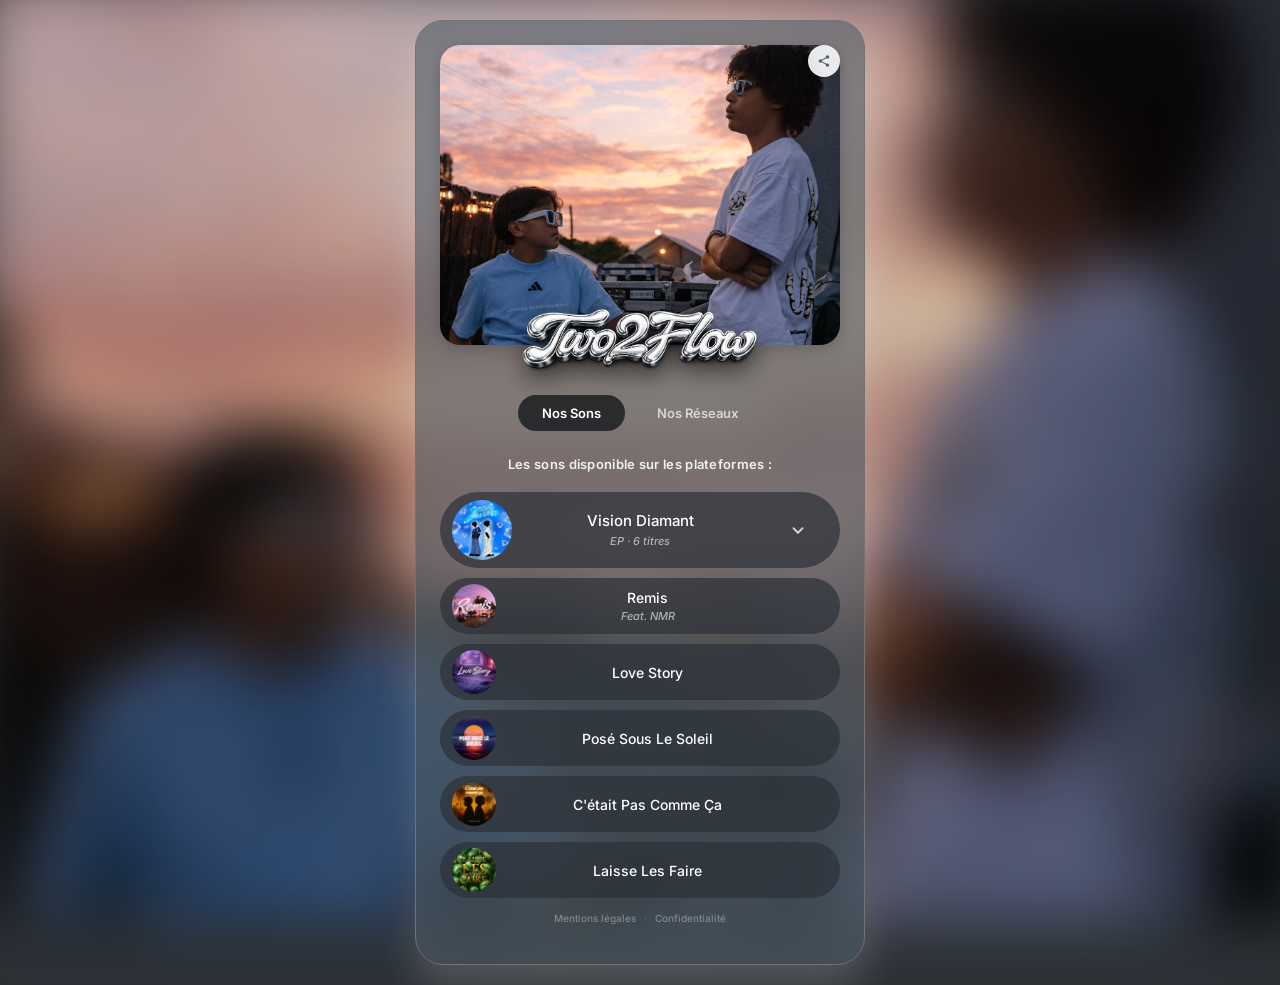
<file: index.html>
<!DOCTYPE html>
<html lang="fr">
<head>
    <meta charset="UTF-8">
    <meta name="viewport" content="width=device-width, initial-scale=1.0">
    <title>Two2Flow - Liens</title>
    <link rel="preconnect" href="https://fonts.googleapis.com">
    <link rel="preconnect" href="https://fonts.gstatic.com" crossorigin>
    <!-- Importation de Inter (Boutons) ET Montserrat (Titres) -->
    <link href="https://fonts.googleapis.com/css2?family=Inter:wght@400;500;600&family=Montserrat:wght@600;700&display=swap" rel="stylesheet">
    <link rel="stylesheet" href="style.css?v=8">
</head>
<body>

    <div class="container">
        
        <button class="share-btn">
            <svg viewBox="0 0 24 24"><path d="M18 16.08c-.76 0-1.44.3-1.96.77L8.91 12.7c.05-.23.09-.46.09-.7s-.04-.47-.09-.7l7.05-4.11c.54.5 1.25.81 2.04.81 1.66 0 3-1.34 3-3s-1.34-3-3-3-3 1.34-3 3c0 .24.04.47.09.7L8.04 9.81C7.5 9.31 6.79 9 6 9c-1.66 0-3 1.34-3 3s1.34 3 3 3c.79 0 1.5-.31 2.04-.81l7.12 4.16c-.05.21-.08.43-.08.65 0 1.61 1.31 2.92 2.92 2.92 1.61 0 2.92-1.31 2.92-2.92s-1.31-2.92-2.92-2.92z"/></svg>
        </button>

        <div class="profile-section">
            <img src="profile_two2flow.png" alt="Photo de fond" class="profile-bg-img">
            <img src="logo_two2flow.png" alt="Two2Flow" class="profile-logo">
        </div>

        <div class="tabs">
            <a href="/" class="tab active" style="text-decoration: none; display: inline-block; line-height: normal;">Nos Sons</a>
            <a href="/nosreseaux/" class="tab" style="text-decoration: none; display: inline-block; line-height: normal;">Nos Réseaux</a>
        </div>

        <h2 class="subtitle">Les sons disponible sur les plateformes :</h2>

        <div class="links-list">
            <!-- EP Vision Diamant (menu déroulant) -->
            <!-- TODO: liens DistroKid des titres de l'EP -->
            <div class="ep">
                <button type="button" class="link-item ep-summary" aria-expanded="false" aria-controls="ep-vision-diamant">
                    <img src="miniature-vision-diamant.jpg" alt="Vision Diamant" class="ep-cover">
                    <span class="link-text">Vision Diamant <br><span class="petit-texte"><i>EP · 6 titres</i></span></span>
                    <span class="ep-chevron" aria-hidden="true">
                        <svg viewBox="0 0 24 24"><path d="M7 10l5 5 5-5"/></svg>
                    </span>
                </button>

                <div class="ep-panel" id="ep-vision-diamant">
                <div class="ep-tracks">
                    <a href="#" class="link-item ep-track">
                        <img src="miniature-vision-diamant.jpg" alt="" class="music-img">
                        <span class="link-text"><span class="track-num">1</span>Flashback</span>
                    </a>
                    <a href="#" class="link-item ep-track">
                        <img src="miniature-vision-diamant.jpg" alt="" class="music-img">
                        <span class="link-text"><span class="track-num">2</span>Fall In Luv</span>
                    </a>
                    <a href="#" class="link-item ep-track">
                        <img src="miniature-vision-diamant.jpg" alt="" class="music-img">
                        <span class="link-text"><span class="track-num">3</span>Babe En Or</span>
                    </a>
                    <a href="#" class="link-item ep-track">
                        <img src="miniature-vision-diamant.jpg" alt="" class="music-img">
                        <span class="link-text"><span class="track-num">4</span>Remis <span class="petit-texte"><i>Feat. NMR</i></span></span>
                    </a>
                    <a href="#" class="link-item ep-track">
                        <img src="miniature-vision-diamant.jpg" alt="" class="music-img">
                        <span class="link-text"><span class="track-num">5</span>Number One</span>
                    </a>
                    <a href="#" class="link-item ep-track">
                        <img src="miniature-vision-diamant.jpg" alt="" class="music-img">
                        <span class="link-text"><span class="track-num">6</span>Vision Diamant</span>
                    </a>
                </div>
                </div>
            </div>

            <a href="https://distrokid.com/hyperfollow/two2flow/remis-feat-nmr" class="link-item">
                <img src="miniature-remis-feat-nmr.png" alt="Remis" class="music-img">
                <span class="link-text">Remis <br><span class="petit-texte"><i>Feat. NMR</i></span></span>
            </a>

            <a href="https://distrokid.com/hyperfollow/two2flow/love-story" class="link-item">
                <img src="miniature-love-story.png" alt="Love Story" class="music-img">
                <span class="link-text">Love Story</span>
            </a>

            <a href="https://distrokid.com/hyperfollow/two2flow/pos-sous-le-soleil" class="link-item">
                <img src="miniature-pose-sous-le-soleil.png" alt="Posé Sous Le Soleil" class="music-img">
                <span class="link-text">Posé Sous Le Soleil</span>
            </a>

            <a href="https://distrokid.com/hyperfollow/two2flow/ctait-pas-comme-a-2" class="link-item">
                <img src="miniature-c-etait-pas-comme-ca.png" alt="C'était Pas Comme Ça" class="music-img">
                <span class="link-text">C'était Pas Comme Ça</span>
            </a>

            <a href="https://distrokid.com/hyperfollow/two2flow/laisse-les-faire" class="link-item">
                <img src="miniature-laisse-les-faire.png" alt="Laisse Les Faire" class="music-img">
                <span class="link-text">Laisse Les Faire</span>
            </a>

        </div>

        <div class="legal-footer">
            <a href="/mentions-legales/">Mentions légales</a>
            <span class="dot">&middot;</span>
            <a href="/politique-confidentialite/">Confidentialité</a>
        </div>

    </div>
</div> <script>
        // Menu déroulant de l'EP : ouvre / ferme le panneau (l'animation est en CSS)
        document.querySelectorAll('.ep').forEach((ep) => {
            const bouton = ep.querySelector('.ep-summary');
            bouton.addEventListener('click', () => {
                const ouvert = ep.classList.toggle('open');
                bouton.setAttribute('aria-expanded', ouvert);
            });
        });

        // On cible le bouton de partage
        const shareBtn = document.querySelector('.share-btn');

        // On écoute le clic sur le bouton
        shareBtn.addEventListener('click', async () => {
            // Les infos qu'on va partager
            const shareData = {
                title: 'Two2Flow',
                text: 'Découvrez tous nos sons et réseaux !',
                url: window.location.href // Récupère l'URL automatique de ta page
            };

            // On vérifie si le navigateur supporte le partage natif (surtout sur mobile)
            if (navigator.share) {
                try {
                    await navigator.share(shareData);
                } catch (err) {
                    console.log('Partage annulé ou erreur :', err);
                }
            } else {
                // Si non supporté, on copie le lien en plan B
                navigator.clipboard.writeText(window.location.href);
                alert('Le lien du site a été copié dans le presse-papier !');
            }
        });
    </script>

</body>
</html>
</body>
</html>
</file>
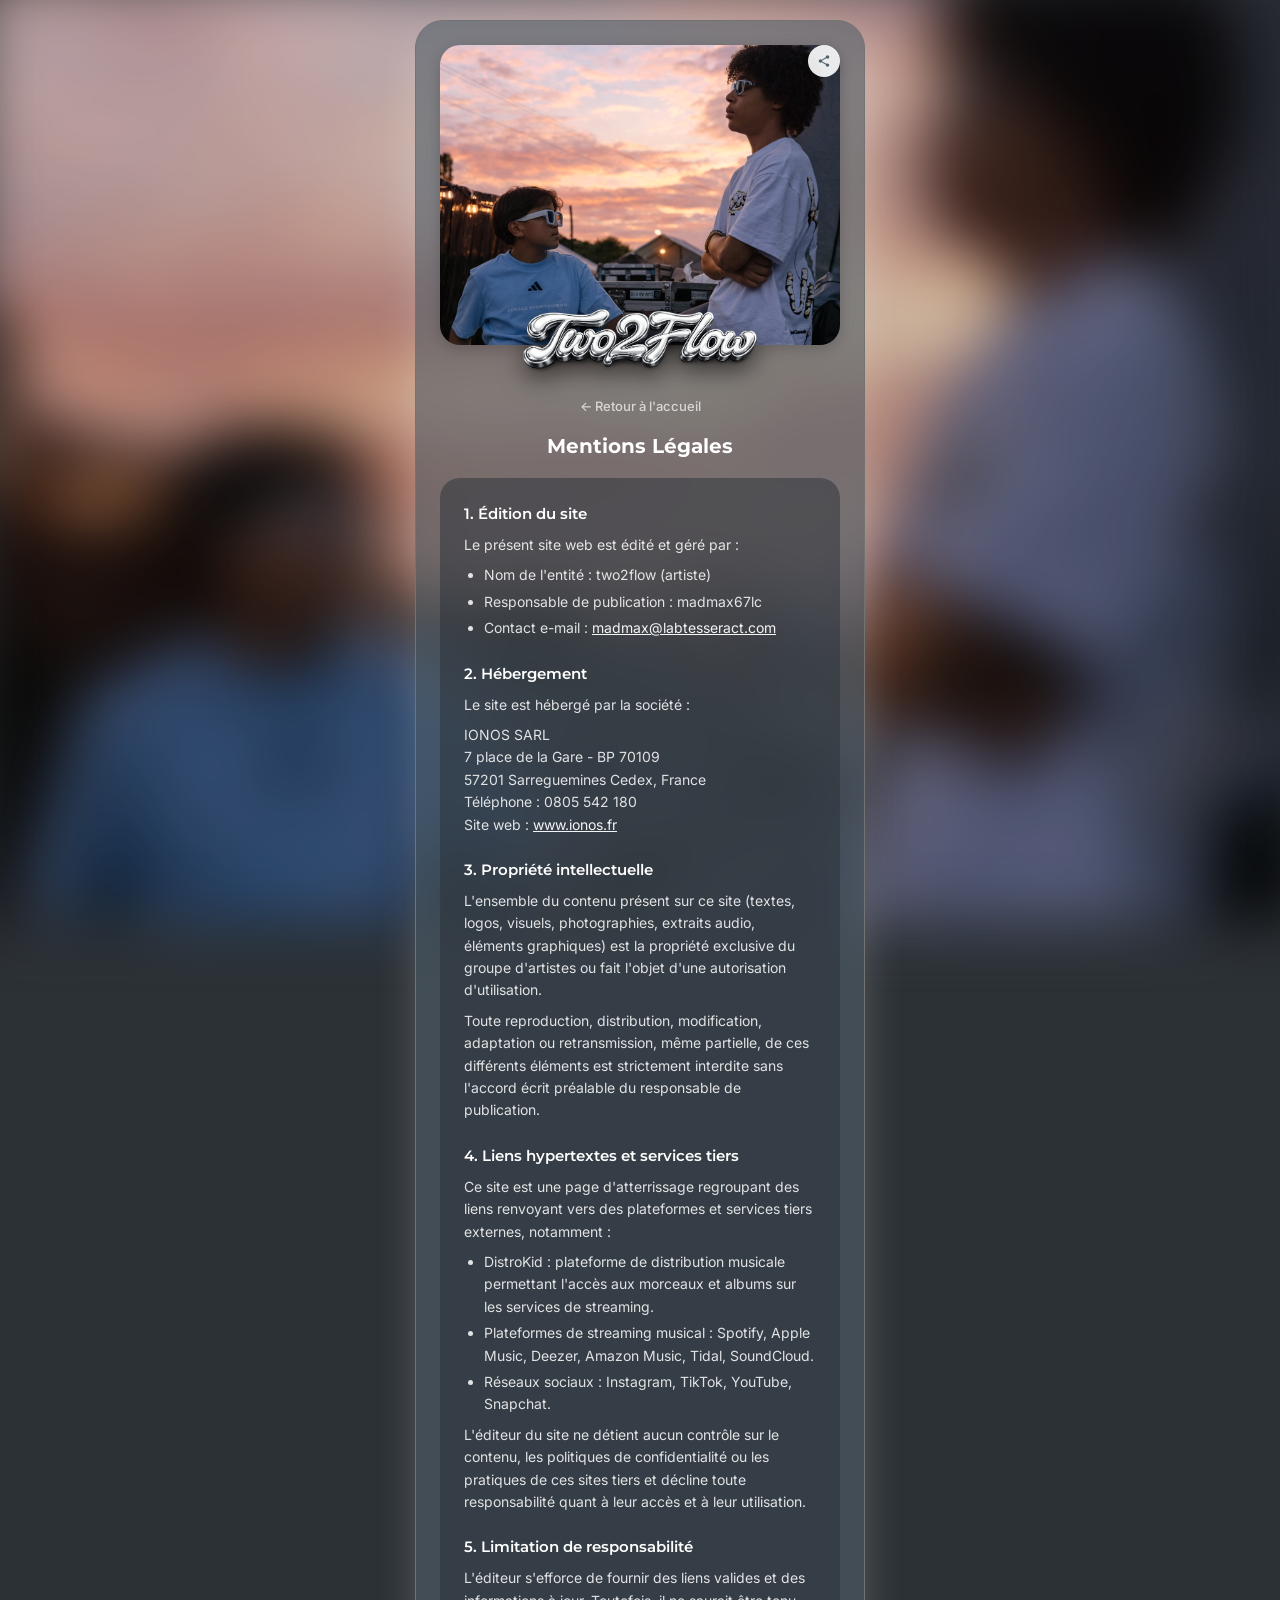
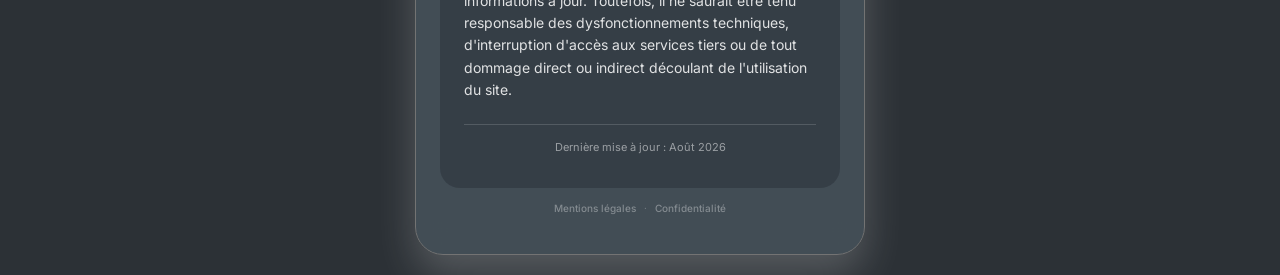
<file: mentions-legales/index.html>
<!DOCTYPE html>
<html lang="fr">
<head>
    <meta charset="UTF-8">
    <meta name="viewport" content="width=device-width, initial-scale=1.0">
    <title>Two2Flow - Mentions Légales</title>
    <link rel="icon" type="image/png" href="profile_two2flow.png">
    <link rel="preconnect" href="https://fonts.googleapis.com">
    <link rel="preconnect" href="https://fonts.gstatic.com" crossorigin>
    <link href="https://fonts.googleapis.com/css2?family=Inter:wght@400;500;600&family=Montserrat:wght@600;700&display=swap" rel="stylesheet">
    <link rel="stylesheet" href="style.css?v=6">
</head>
<body>

    <div class="container">

        <button class="share-btn">
            <svg viewBox="0 0 24 24"><path d="M18 16.08c-.76 0-1.44.3-1.96.77L8.91 12.7c.05-.23.09-.46.09-.7s-.04-.47-.09-.7l7.05-4.11c.54.5 1.25.81 2.04.81 1.66 0 3-1.34 3-3s-1.34-3-3-3-3 1.34-3 3c0 .24.04.47.09.7L8.04 9.81C7.5 9.31 6.79 9 6 9c-1.66 0-3 1.34-3 3s1.34 3 3 3c.79 0 1.5-.31 2.04-.81l7.12 4.16c-.05.21-.08.43-.08.65 0 1.61 1.31 2.92 2.92 2.92 1.61 0 2.92-1.31 2.92-2.92s-1.31-2.92-2.92-2.92z"/></svg>
        </button>

        <div class="profile-section">
            <img src="profile_two2flow.png" alt="Photo de fond" class="profile-bg-img">
            <img src="logo_two2flow.png" alt="Two2Flow" class="profile-logo">
        </div>

        <a href="/" class="back-link">&larr; Retour à l'accueil</a>

        <h1 class="page-title">Mentions Légales</h1>

        <div class="legal-content">

            <section>
                <h3>1. Édition du site</h3>
                <p>Le présent site web est édité et géré par :</p>
                <ul>
                    <li>Nom de l'entité : two2flow (artiste)</li>
                    <li>Responsable de publication : madmax67lc</li>
                    <li>Contact e-mail : <a href="mailto:madmax@labtesseract.com">madmax@labtesseract.com</a></li>
                </ul>
            </section>

            <section>
                <h3>2. Hébergement</h3>
                <p>Le site est hébergé par la société :</p>
                <p>
                    IONOS SARL<br>
                    7 place de la Gare - BP 70109<br>
                    57201 Sarreguemines Cedex, France<br>
                    Téléphone : 0805 542 180<br>
                    Site web : <a href="https://www.ionos.fr" target="_blank" rel="noopener">www.ionos.fr</a>
                </p>
            </section>

            <section>
                <h3>3. Propriété intellectuelle</h3>
                <p>L'ensemble du contenu présent sur ce site (textes, logos, visuels, photographies, extraits audio, éléments graphiques) est la propriété exclusive du groupe d'artistes ou fait l'objet d'une autorisation d'utilisation.</p>
                <p>Toute reproduction, distribution, modification, adaptation ou retransmission, même partielle, de ces différents éléments est strictement interdite sans l'accord écrit préalable du responsable de publication.</p>
            </section>

            <section>
                <h3>4. Liens hypertextes et services tiers</h3>
                <p>Ce site est une page d'atterrissage regroupant des liens renvoyant vers des plateformes et services tiers externes, notamment :</p>
                <ul>
                    <li>DistroKid : plateforme de distribution musicale permettant l'accès aux morceaux et albums sur les services de streaming.</li>
                    <li>Plateformes de streaming musical : Spotify, Apple Music, Deezer, Amazon Music, Tidal, SoundCloud.</li>
                    <li>Réseaux sociaux : Instagram, TikTok, YouTube, Snapchat.</li>
                </ul>
                <p>L'éditeur du site ne détient aucun contrôle sur le contenu, les politiques de confidentialité ou les pratiques de ces sites tiers et décline toute responsabilité quant à leur accès et à leur utilisation.</p>
            </section>

            <section>
                <h3>5. Limitation de responsabilité</h3>
                <p>L'éditeur s'efforce de fournir des liens valides et des informations à jour. Toutefois, il ne saurait être tenu responsable des dysfonctionnements techniques, d'interruption d'accès aux services tiers ou de tout dommage direct ou indirect découlant de l'utilisation du site.</p>
            </section>

            <p class="updated">Dernière mise à jour : Août 2026</p>

        </div>

        <div class="legal-footer">
            <a href="/mentions-legales/">Mentions légales</a>
            <span class="dot">&middot;</span>
            <a href="/politique-confidentialite/">Confidentialité</a>
        </div>

    </div>

    <script>
        const shareBtn = document.querySelector('.share-btn');

        shareBtn.addEventListener('click', async () => {
            const shareData = {
                title: 'Two2Flow',
                text: 'Mentions légales de Two2Flow',
                url: window.location.href
            };

            if (navigator.share) {
                try {
                    await navigator.share(shareData);
                } catch (err) {
                    console.log('Partage annulé ou erreur :', err);
                }
            } else {
                navigator.clipboard.writeText(window.location.href);
                alert('Le lien du site a été copié dans le presse-papier !');
            }
        });
    </script>

</body>
</html>
</file>
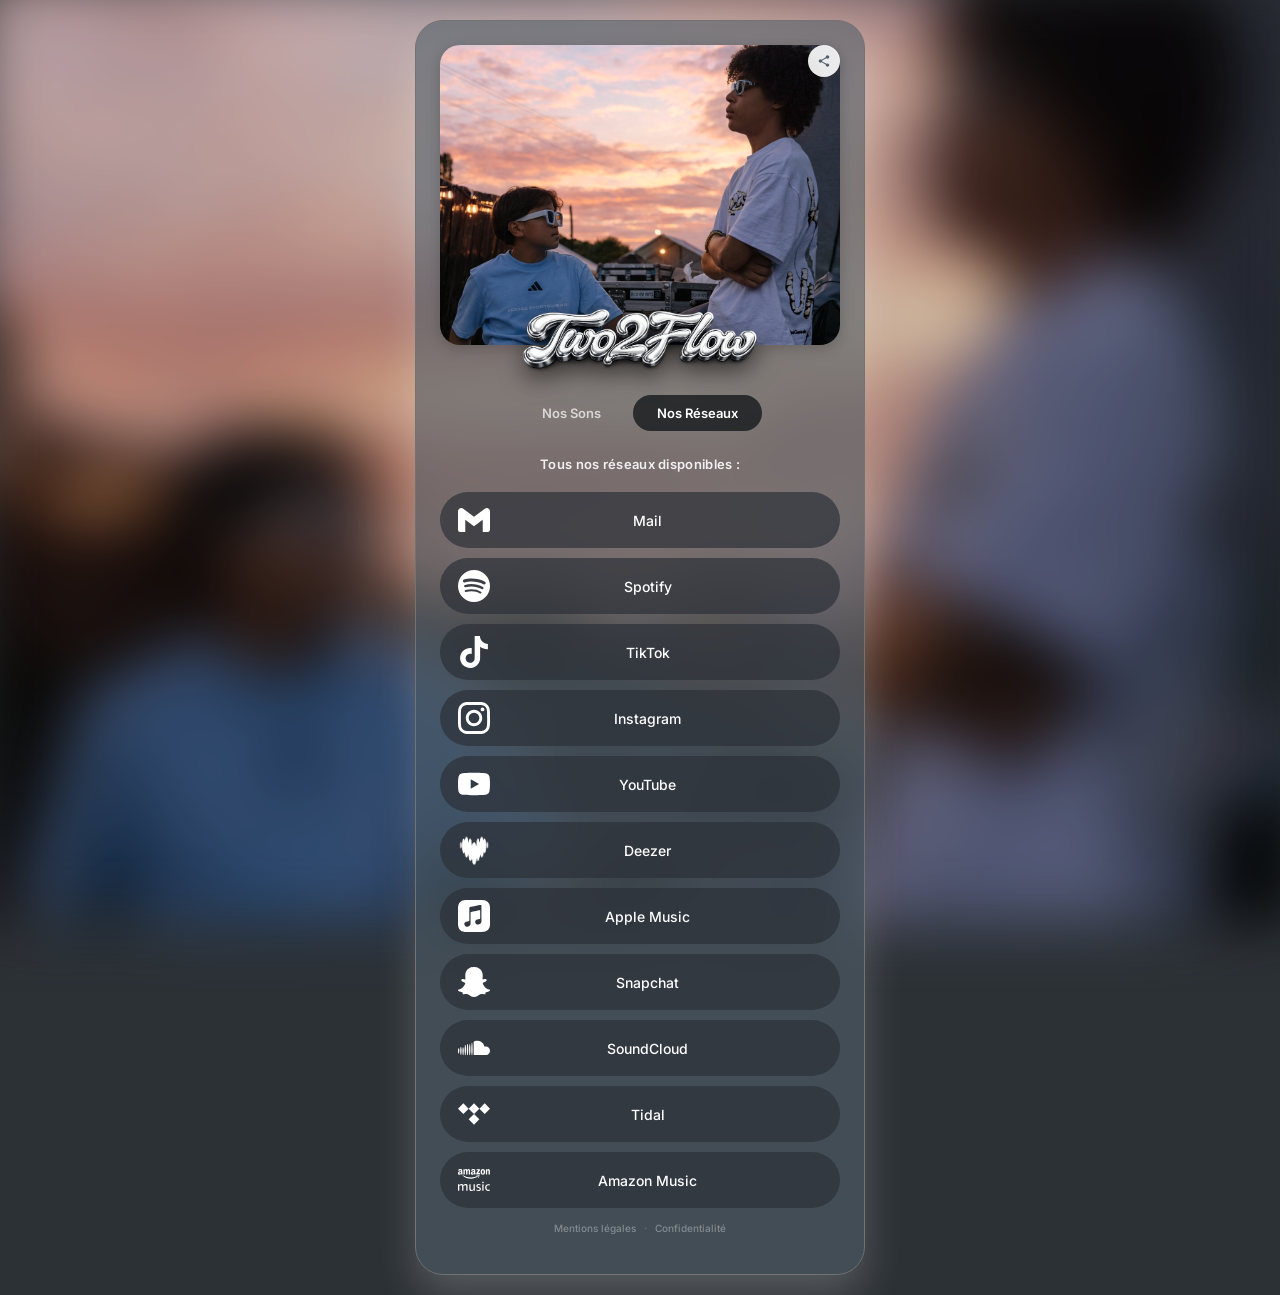
<file: nosreseaux/index.html>
<!DOCTYPE html>
<html lang="fr">
<head>
    <meta charset="UTF-8">
    <meta name="viewport" content="width=device-width, initial-scale=1.0">
    <title>Two2Flow - Nos Réseaux</title>
    <link rel="icon" type="image/png" href="profile_two2flow.png">
    <link rel="preconnect" href="https://fonts.googleapis.com">
    <link rel="preconnect" href="https://fonts.gstatic.com" crossorigin>
    <link href="https://fonts.googleapis.com/css2?family=Inter:wght@400;500;600;700&display=swap" rel="stylesheet">
    <link rel="stylesheet" href="style.css?v=6">
</head>
<body>

    <div class="container">
        
        <button class="share-btn">
            <svg viewBox="0 0 24 24"><path d="M18 16.08c-.76 0-1.44.3-1.96.77L8.91 12.7c.05-.23.09-.46.09-.7s-.04-.47-.09-.7l7.05-4.11c.54.5 1.25.81 2.04.81 1.66 0 3-1.34 3-3s-1.34-3-3-3-3 1.34-3 3c0 .24.04.47.09.7L8.04 9.81C7.5 9.31 6.79 9 6 9c-1.66 0-3 1.34-3 3s1.34 3 3 3c.79 0 1.5-.31 2.04-.81l7.12 4.16c-.05.21-.08.43-.08.65 0 1.61 1.31 2.92 2.92 2.92 1.61 0 2.92-1.31 2.92-2.92s-1.31-2.92-2.92-2.92z"/></svg>
        </button>

        <div class="profile-section">
            <img src="profile_two2flow.png" alt="Photo de fond" class="profile-bg-img">
            <img src="logo_two2flow.png" alt="Two2Flow" class="profile-logo">
        </div>

        <div class="tabs">
            <a href="/" class="tab" style="text-decoration: none; display: inline-block; line-height: normal;">Nos Sons</a>
            <a href="/nosreseaux/" class="tab active" style="text-decoration: none; display: inline-block; line-height: normal;">Nos Réseaux</a>
        </div>

        <h2 class="subtitle">Tous nos réseaux disponibles :</h2>

        <div class="links-list">
            <a href="mailto:two2flow.contact@gmail.com" class="link-item">
                <img src="gmail.svg" alt="" class="social-img">
                <span class="link-text">Mail</span>
            </a>

            <a href="https://open.spotify.com/intl-fr/artist/1KoELF46r0lbtlws05PdfT?si=xZ7K8CrxSB6BoHri5swxLQ" class="link-item">
                <img src="spotify.svg" alt="" class="social-img">
                <span class="link-text">Spotify</span>
            </a>

            <a href="https://www.tiktok.com/@two2flow" class="link-item">
                <img src="tiktok.svg" alt="" class="social-img">
                <span class="link-text">TikTok</span>
            </a>

            <a href="https://www.instagram.com/two2flow/" class="link-item">
                <img src="instagram.svg" alt="" class="social-img">
                <span class="link-text">Instagram</span>
            </a>

            <a href="https://www.youtube.com/channel/UCngskKeC9wstImOdrPolRLw" class="link-item">
                <img src="youtube.svg" alt="" class="social-img">
                <span class="link-text">YouTube</span>
            </a>

            <a href="https://dzr.page.link/a189Lf84WXCwNemp6" class="link-item">
                <img src="deezer.webp" alt="" class="social-img">
                <span class="link-text">Deezer</span>
            </a>

            <a href="https://music.apple.com/fr/artist/two2flow/1820020308?at=1000l3bbu&itscg=30200&itsct=music_box_link&ls=1&app=music" class="link-item">
                <img src="applemusic.svg" alt="" class="social-img">
                <span class="link-text">Apple Music</span>
            </a>

            <a href="https://www.snapchat.com/add/two2flow" class="link-item">
                <img src="snapchat.svg" alt="" class="social-img">
                <span class="link-text">Snapchat</span>
            </a>

            <a href="https://on.soundcloud.com/HpaL9BOyKHbkd54RZ2" class="link-item">
                <img src="soundcloud.svg" alt="" class="social-img">
                <span class="link-text">SoundCloud</span>
            </a>

            <a href="https://tidal.com/browse/artist/62017390" class="link-item">
                <img src="tidal.svg" alt="" class="social-img">
                <span class="link-text">Tidal</span>
            </a>

            <a href="https://music.amazon.fr/artists/B0FCVTDG37/two2flow" class="link-item">
                <img src="amazonmusic.svg" alt="" class="social-img">
                <span class="link-text">Amazon Music</span>
            </a>
        </div>

        <div class="legal-footer">
            <a href="/mentions-legales/">Mentions légales</a>
            <span class="dot">&middot;</span>
            <a href="/politique-confidentialite/">Confidentialité</a>
        </div>

    </div>
</div> <script>
        // On cible le bouton de partage
        const shareBtn = document.querySelector('.share-btn');

        // On écoute le clic sur le bouton
        shareBtn.addEventListener('click', async () => {
            // Les infos qu'on va partager
            const shareData = {
                title: 'Two2Flow',
                text: 'Découvrez tous nos sons et réseaux !',
                url: window.location.href // Récupère l'URL automatique de ta page
            };

            // On vérifie si le navigateur supporte le partage natif (surtout sur mobile)
            if (navigator.share) {
                try {
                    await navigator.share(shareData);
                } catch (err) {
                    console.log('Partage annulé ou erreur :', err);
                }
            } else {
                // Si non supporté, on copie le lien en plan B
                navigator.clipboard.writeText(window.location.href);
                alert('Le lien du site a été copié dans le presse-papier !');
            }
        });
    </script>

</body>
</html>
</body>
</html>
</file>
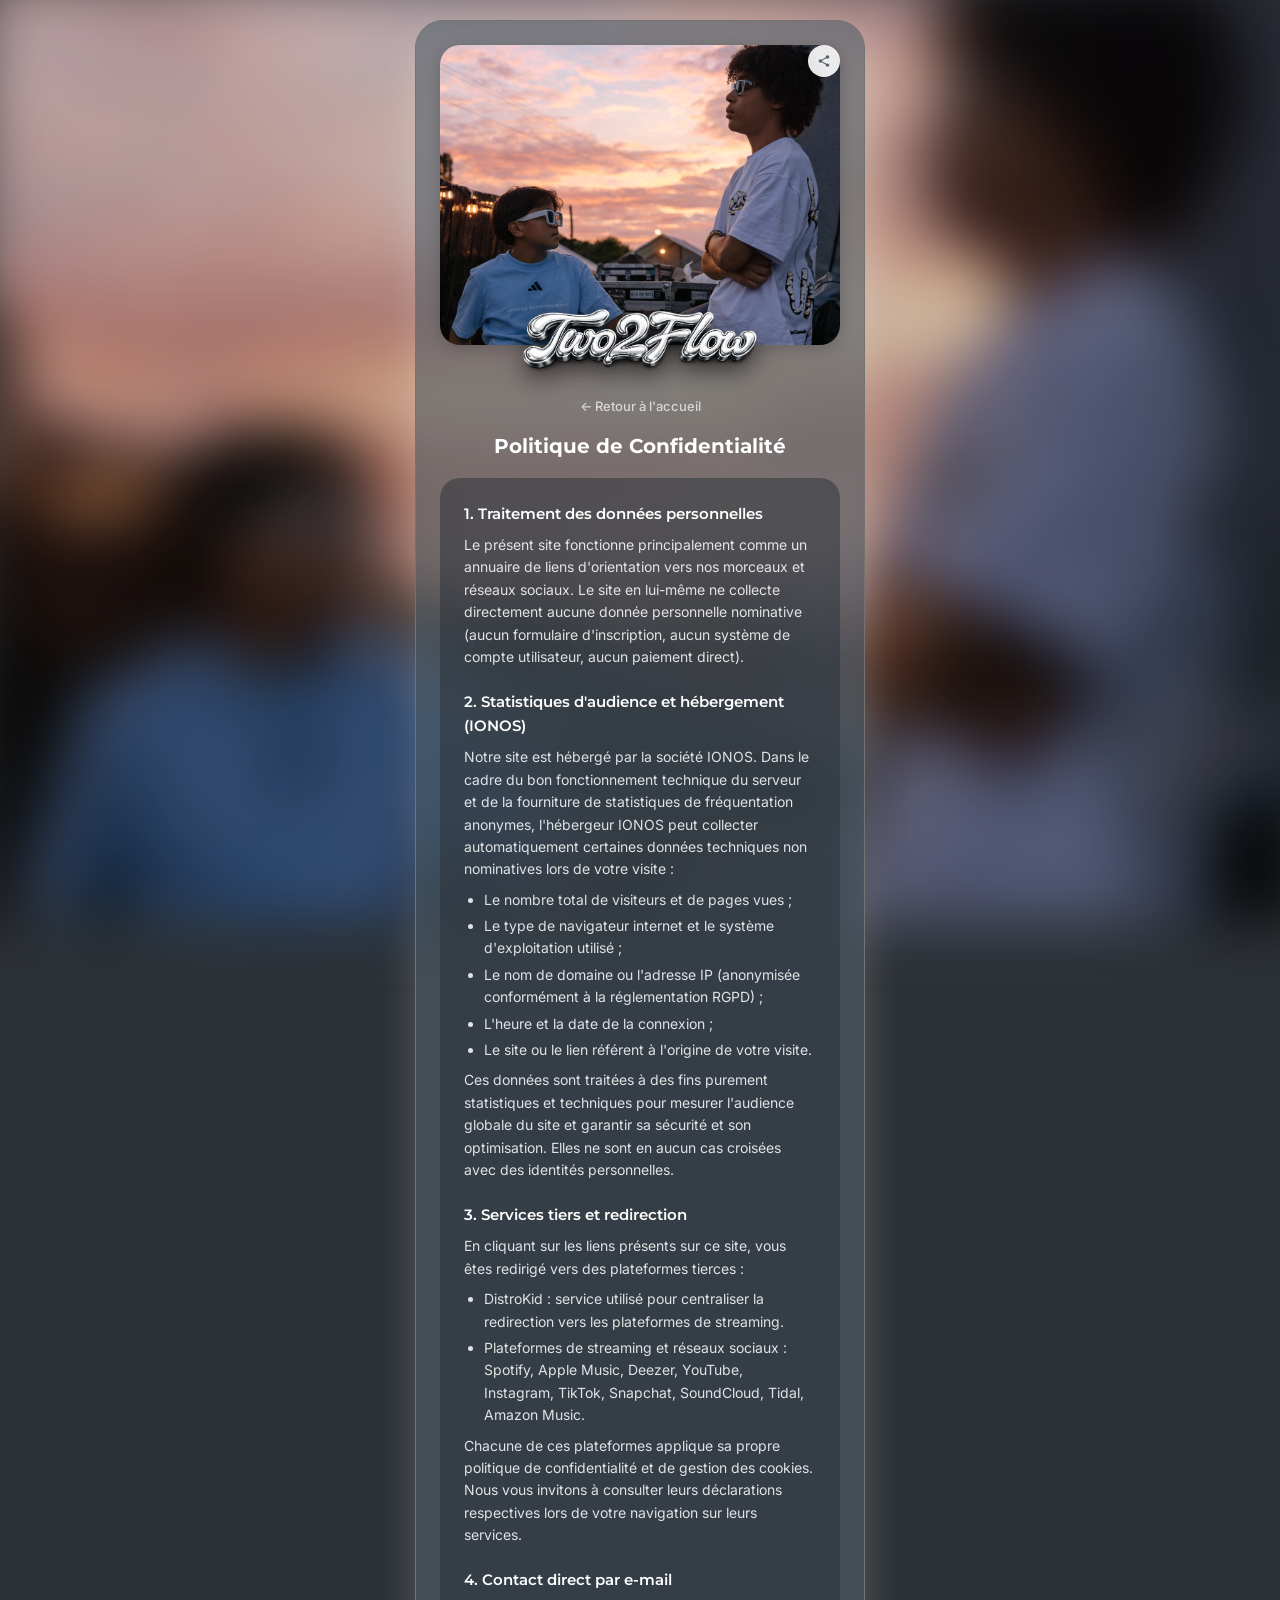
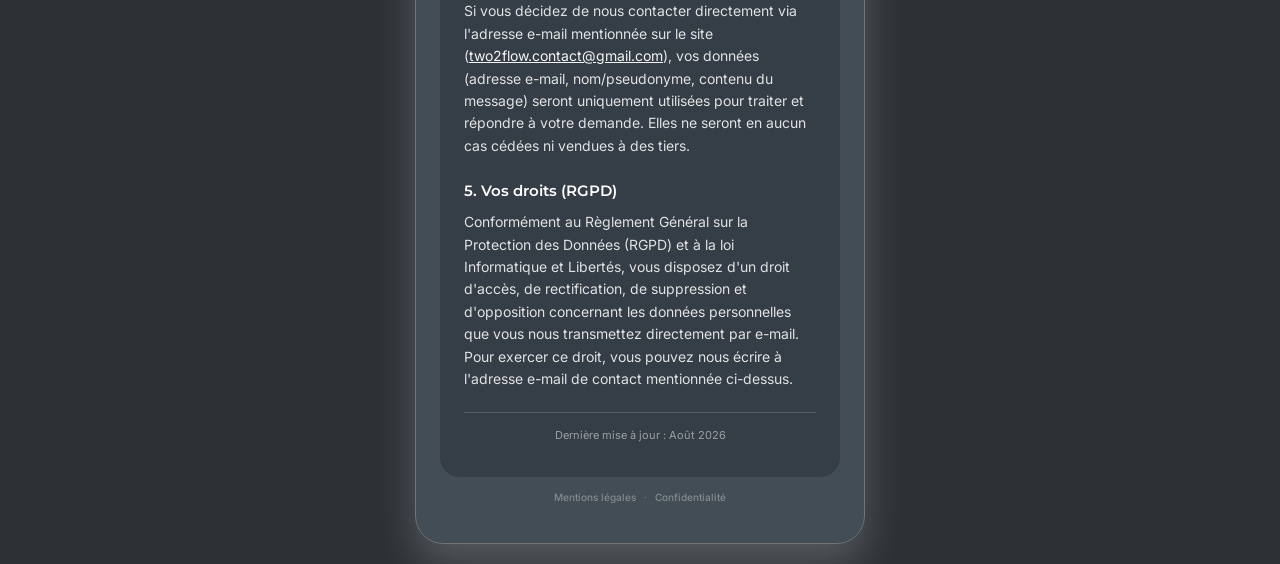
<file: politique-confidentialite/index.html>
<!DOCTYPE html>
<html lang="fr">
<head>
    <meta charset="UTF-8">
    <meta name="viewport" content="width=device-width, initial-scale=1.0">
    <title>Two2Flow - Politique de Confidentialité</title>
    <link rel="icon" type="image/png" href="profile_two2flow.png">
    <link rel="preconnect" href="https://fonts.googleapis.com">
    <link rel="preconnect" href="https://fonts.gstatic.com" crossorigin>
    <link href="https://fonts.googleapis.com/css2?family=Inter:wght@400;500;600&family=Montserrat:wght@600;700&display=swap" rel="stylesheet">
    <link rel="stylesheet" href="style.css?v=6">
</head>
<body>

    <div class="container">

        <button class="share-btn">
            <svg viewBox="0 0 24 24"><path d="M18 16.08c-.76 0-1.44.3-1.96.77L8.91 12.7c.05-.23.09-.46.09-.7s-.04-.47-.09-.7l7.05-4.11c.54.5 1.25.81 2.04.81 1.66 0 3-1.34 3-3s-1.34-3-3-3-3 1.34-3 3c0 .24.04.47.09.7L8.04 9.81C7.5 9.31 6.79 9 6 9c-1.66 0-3 1.34-3 3s1.34 3 3 3c.79 0 1.5-.31 2.04-.81l7.12 4.16c-.05.21-.08.43-.08.65 0 1.61 1.31 2.92 2.92 2.92 1.61 0 2.92-1.31 2.92-2.92s-1.31-2.92-2.92-2.92z"/></svg>
        </button>

        <div class="profile-section">
            <img src="profile_two2flow.png" alt="Photo de fond" class="profile-bg-img">
            <img src="logo_two2flow.png" alt="Two2Flow" class="profile-logo">
        </div>

        <a href="/" class="back-link">&larr; Retour à l'accueil</a>

        <h1 class="page-title">Politique de Confidentialité</h1>

        <div class="legal-content">

            <section>
                <h3>1. Traitement des données personnelles</h3>
                <p>Le présent site fonctionne principalement comme un annuaire de liens d'orientation vers nos morceaux et réseaux sociaux. Le site en lui-même ne collecte directement aucune donnée personnelle nominative (aucun formulaire d'inscription, aucun système de compte utilisateur, aucun paiement direct).</p>
            </section>

            <section>
                <h3>2. Statistiques d'audience et hébergement (IONOS)</h3>
                <p>Notre site est hébergé par la société IONOS. Dans le cadre du bon fonctionnement technique du serveur et de la fourniture de statistiques de fréquentation anonymes, l'hébergeur IONOS peut collecter automatiquement certaines données techniques non nominatives lors de votre visite :</p>
                <ul>
                    <li>Le nombre total de visiteurs et de pages vues ;</li>
                    <li>Le type de navigateur internet et le système d'exploitation utilisé ;</li>
                    <li>Le nom de domaine ou l'adresse IP (anonymisée conformément à la réglementation RGPD) ;</li>
                    <li>L'heure et la date de la connexion ;</li>
                    <li>Le site ou le lien référent à l'origine de votre visite.</li>
                </ul>
                <p>Ces données sont traitées à des fins purement statistiques et techniques pour mesurer l'audience globale du site et garantir sa sécurité et son optimisation. Elles ne sont en aucun cas croisées avec des identités personnelles.</p>
            </section>

            <section>
                <h3>3. Services tiers et redirection</h3>
                <p>En cliquant sur les liens présents sur ce site, vous êtes redirigé vers des plateformes tierces :</p>
                <ul>
                    <li>DistroKid : service utilisé pour centraliser la redirection vers les plateformes de streaming.</li>
                    <li>Plateformes de streaming et réseaux sociaux : Spotify, Apple Music, Deezer, YouTube, Instagram, TikTok, Snapchat, SoundCloud, Tidal, Amazon Music.</li>
                </ul>
                <p>Chacune de ces plateformes applique sa propre politique de confidentialité et de gestion des cookies. Nous vous invitons à consulter leurs déclarations respectives lors de votre navigation sur leurs services.</p>
            </section>

            <section>
                <h3>4. Contact direct par e-mail</h3>
                <p>Si vous décidez de nous contacter directement via l'adresse e-mail mentionnée sur le site (<a href="mailto:two2flow.contact@gmail.com">two2flow.contact@gmail.com</a>), vos données (adresse e-mail, nom/pseudonyme, contenu du message) seront uniquement utilisées pour traiter et répondre à votre demande. Elles ne seront en aucun cas cédées ni vendues à des tiers.</p>
            </section>

            <section>
                <h3>5. Vos droits (RGPD)</h3>
                <p>Conformément au Règlement Général sur la Protection des Données (RGPD) et à la loi Informatique et Libertés, vous disposez d'un droit d'accès, de rectification, de suppression et d'opposition concernant les données personnelles que vous nous transmettez directement par e-mail. Pour exercer ce droit, vous pouvez nous écrire à l'adresse e-mail de contact mentionnée ci-dessus.</p>
            </section>

            <p class="updated">Dernière mise à jour : Août 2026</p>

        </div>

        <div class="legal-footer">
            <a href="/mentions-legales/">Mentions légales</a>
            <span class="dot">&middot;</span>
            <a href="/politique-confidentialite/">Confidentialité</a>
        </div>

    </div>

    <script>
        const shareBtn = document.querySelector('.share-btn');

        shareBtn.addEventListener('click', async () => {
            const shareData = {
                title: 'Two2Flow',
                text: 'Politique de confidentialité de Two2Flow',
                url: window.location.href
            };

            if (navigator.share) {
                try {
                    await navigator.share(shareData);
                } catch (err) {
                    console.log('Partage annulé ou erreur :', err);
                }
            } else {
                navigator.clipboard.writeText(window.location.href);
                alert('Le lien du site a été copié dans le presse-papier !');
            }
        });
    </script>

</body>
</html>
</file>
<file: style.css>
/* === RESET & POLICES === */
* {
    margin: 0;
    padding: 0;
    box-sizing: border-box;
    /* Utilisation de la nouvelle police Inter */
    font-family: 'Inter', -apple-system, BlinkMacSystemFont, sans-serif;
}

/* === FOND DE LA PAGE AVEC VRAI FLOU === */
body {
    position: relative;
    min-height: 100vh;
    display: flex;
    justify-content: center;
    align-items: center;
    padding: 20px;
    background-color: #2c3136; /* Couleur de secours */
    overflow-x: hidden;
}

/* L'astuce pour flouter le fond sans flouter le reste */
body::before {
    content: "";
    position: fixed;
    top: -20px; left: -20px; right: -20px; bottom: -20px; /* Dépasse pour éviter les bords nets */
    /* REMET TON IMAGE DE FOND ICI */
    background-image: url('profile_two2flow.png'); 
    background-size: cover;
    background-position: center;
    filter: blur(30px) brightness(0.8); /* Flou puissant + on assombrit un peu */
    z-index: -1;
}

/* === CONTENEUR PRINCIPAL (Effet Glassmorphism) === */
.container {
    background-color: rgba(83, 97, 107, 0.6); 
    backdrop-filter: blur(15px); 
    -webkit-backdrop-filter: blur(15px);
    width: 100%;
    max-width: 450px; 
    border-radius: 28px;
    
    /* NOUVELLE BORDURE : Plus épaisse (4px) et gris très foncé/opaque */
    border: 1px solid #737373; 
    
    padding: 24px 24px 40px 24px;
    position: relative;
    box-shadow: 0 20px 40px rgba(255, 255, 255, 0.2); 
    text-align: center;
}
/* === BOUTON PARTAGE === */
.share-btn {
    position: absolute;
    top: 24px;
    right: 24px;
    background: rgba(255, 255, 255, 0.9);
    border: none;
    border-radius: 50%;
    width: 32px;
    height: 32px;
    display: flex;
    justify-content: center;
    align-items: center;
    cursor: pointer;
    z-index: 10;
    box-shadow: 0 2px 10px rgba(0,0,0,0.1);
    transition: transform 0.2s ease;
}

.share-btn:hover {
    transform: scale(1.05);
}

.share-btn svg {
    width: 14px;
    height: 14px;
    fill: #53616b;
}

/* === SECTION PROFIL === */
.profile-section {
    position: relative;
    width: 100%;
    height: 300px;
    margin-bottom: 50px; /* On augmente la marge pour laisser la place au logo */
    /* On a supprimé overflow: hidden ici pour ne plus couper le logo ! */
}

.profile-bg-img {
    width: 100%;
    height: 100%;
    object-fit: cover;
    border-radius: 20px; /* On met l'arrondi directement sur l'image */
    box-shadow: 0 4px 15px rgba(0,0,0,0.2);
}

.profile-logo {
    position: absolute;
    bottom: -30px; /* On le descend plus bas (tu peux modifier ce chiffre) */
    left: 50%;
    transform: translateX(-50%);
    width: 85%;
    max-width: 240px;
    filter: drop-shadow(0px 8px 12px rgba(0,0,0,0.6));
    z-index: 5; /* Assure que le logo passe bien par-dessus tout le reste */
}

/* === ONGLETS === */
.tabs {
    display: flex;
    justify-content: center;
    gap: 8px;
    margin-bottom: 25px;
}

.tab {
    padding: 10px 24px;
    border-radius: 25px;
    font-size: 13px;
    font-weight: 600;
    color: rgba(255, 255, 255, 0.7);
    background: transparent;
    border: none;
    cursor: pointer;
    transition: all 0.2s ease;
}

.tab.active {
    background-color: rgba(20, 24, 28, 0.8);
    color: white;
}

/* === TEXTE === */
.subtitle {
    color: rgba(255, 255, 255, 0.9);
    font-size: 13px;
    font-weight: 600;
    margin-bottom: 20px;
    letter-spacing: 0.3px;
}
.petit-texte {
    font-size: 11px; /* La taille sera plus petite que les 14px de ton titre principal */
    font-weight: 500; /* Rend ce sous-texte un peu moins gras que le titre (qui est à 700) */
    color: rgba(255, 255, 255, 0.6); /* OPTIONNEL : rend ce texte légèrement plus transparent pour qu'il soit plus discret */
}

/* === LISTE DES LIENS === */
.links-list {
    display: flex;
    flex-direction: column;
    gap: 10px;
    margin-bottom: 14px;
}

.link-item {
    display: flex;
    align-items: center;
    background-color: rgba(43, 49, 56, 0.7); /* Fond plus transparent */
    /* MODIFICATION ICI : Bordure plus épaisse (2px) et plus foncée */
    border: none; 
    border-radius: 40px;
    padding: 6px 12px;
    text-decoration: none;
    color: white;
    font-weight: 500; /* Police moins épaisse */
    font-size: 14px;
    transition: all 0.2s ease;
}

.link-item:hover {
    transform: scale(1.015);
    background-color: rgba(43, 49, 56, 0.9);
    /* MODIFICATION ICI : Bordure encore plus foncée au survol pour le contraste */
    border-color: rgba(25, 30, 35, 0.8); 
}

/* === POUR LA PAGE NOS SONS (Miniatures rondes) === */
.music-img {
    width: 44px;
    height: 44px;
    border-radius: 50%; /* Remet l'arrondi parfait */
    object-fit: cover;  /* Remplit le cercle sans déformer */
    margin-right: 15px;
}

/* === POUR LA PAGE NOS RÉSEAUX (Icônes SVG ajustées) === */
.social-img {
    width: 44px;
    height: 44px;
    object-fit: contain; /* Empêche de rogner les logos */
    padding: 6px;        /* Laisse respirer le logo */
    margin-right: 15px;
    filter: brightness(0) invert(1); /* Rend le SVG blanc */
}

.link-text {
    flex-grow: 1;
    text-align: center;
    padding-right: 44px; /* Compense la largeur de l'image pour un centrage parfait */
}

/* === PIED DE PAGE === */
.footer {
    display: flex;
    justify-content: center;
    align-items: center;
    gap: 8px;
    color: rgba(255, 255, 255, 0.8);
    font-weight: 600;
    font-size: 15px;
}

.footer img {
    width: 100px;
    height: 28px;
    opacity: 0.9;
}

/* === EP (menu déroulant) === */
.ep-summary {
    width: 100%;
    border: none;
    font-family: inherit;
    text-align: left;
    cursor: pointer;
    padding: 8px 12px;
    user-select: none;
    -webkit-tap-highlight-color: transparent;
}

.ep-cover {
    width: 60px;
    height: 60px;
    border-radius: 50%;
    object-fit: cover;
    margin-right: 15px;
}

.ep-summary .link-text {
    padding-right: 15px; /* le chevron fait la même largeur que la cover */
    font-size: 15px;
}

.ep-chevron {
    width: 60px;
    display: flex;
    justify-content: center;
    align-items: center;
}

.ep-chevron svg {
    width: 22px;
    height: 22px;
    fill: none;
    stroke: rgba(255, 255, 255, 0.8);
    stroke-width: 2;
    stroke-linecap: round;
    stroke-linejoin: round;
    transition: transform 0.4s cubic-bezier(0.4, 0, 0.2, 1);
}

.ep.open .ep-chevron svg {
    transform: rotate(180deg);
}

/* Panneau animé : la hauteur passe de 0 à "auto" grâce à la grille */
.ep-panel {
    display: grid;
    grid-template-rows: 0fr;
    opacity: 0;
    visibility: hidden; /* les titres ne sont pas atteignables au clavier une fois fermé */
    transition:
        grid-template-rows 0.4s cubic-bezier(0.4, 0, 0.2, 1),
        opacity 0.3s ease,
        visibility 0s linear 0.4s;
}

.ep.open .ep-panel {
    grid-template-rows: 1fr;
    opacity: 1;
    visibility: visible;
    transition:
        grid-template-rows 0.4s cubic-bezier(0.4, 0, 0.2, 1),
        opacity 0.3s ease 0.05s,
        visibility 0s;
}

.ep-tracks {
    min-height: 0;
    overflow: hidden;
    display: flex;
    flex-direction: column;
    gap: 6px;
    padding: 0 14px;
}

/* L'espace sous la case EP est à l'intérieur du panneau, pour qu'il soit à 0 une fois fermé */
.ep-tracks > :first-child {
    margin-top: 8px;
}

.ep-track {
    transform: translateY(-6px);
    transition: transform 0.4s cubic-bezier(0.4, 0, 0.2, 1);
}

.ep.open .ep-track {
    transform: translateY(0);
}

/* Respecte le réglage "réduire les animations" du système */
@media (prefers-reduced-motion: reduce) {
    .ep-panel, .ep-track, .ep-chevron svg {
        transition: none;
    }
}

.ep-track {
    padding: 4px 10px;
    font-size: 13px;
    background-color: rgba(43, 49, 56, 0.5);
}

.ep-track .music-img {
    width: 34px;
    height: 34px;
}

.ep-track .link-text {
    padding-right: 34px;
}

.track-num {
    font-size: 10px;
    font-weight: 500;
    color: rgba(255, 255, 255, 0.5);
    margin-right: 8px;
}

/* === LIENS LEGAUX (discrets, bas de l'ilot) === */
.legal-footer {
    display: flex;
    justify-content: center;
    align-items: center;
    gap: 8px;
}

.legal-footer a {
    color: rgba(255, 255, 255, 0.35);
    font-size: 10px;
    font-weight: 500;
    text-decoration: none;
    transition: color 0.2s ease;
}

.legal-footer a:hover {
    color: rgba(255, 255, 255, 0.7);
}

.legal-footer .dot {
    color: rgba(255, 255, 255, 0.25);
    font-size: 10px;
}
</file>
<file: mentions-legales/style.css>
/* === RESET & POLICES === */
* {
    margin: 0;
    padding: 0;
    box-sizing: border-box;
    /* Utilisation de la nouvelle police Inter */
    font-family: 'Inter', -apple-system, BlinkMacSystemFont, sans-serif;
}

/* === FOND DE LA PAGE AVEC VRAI FLOU === */
body {
    position: relative;
    min-height: 100vh;
    display: flex;
    justify-content: center;
    align-items: center;
    padding: 20px;
    background-color: #2c3136; /* Couleur de secours */
    overflow-x: hidden;
}

/* L'astuce pour flouter le fond sans flouter le reste */
body::before {
    content: "";
    position: fixed;
    top: -20px; left: -20px; right: -20px; bottom: -20px; /* Dépasse pour éviter les bords nets */
    /* REMET TON IMAGE DE FOND ICI */
    background-image: url('profile_two2flow.png'); 
    background-size: cover;
    background-position: center;
    filter: blur(30px) brightness(0.8); /* Flou puissant + on assombrit un peu */
    z-index: -1;
}

/* === CONTENEUR PRINCIPAL (Effet Glassmorphism) === */
.container {
    background-color: rgba(83, 97, 107, 0.6); 
    backdrop-filter: blur(15px); 
    -webkit-backdrop-filter: blur(15px);
    width: 100%;
    max-width: 450px; 
    border-radius: 28px;
    
    /* NOUVELLE BORDURE : Plus épaisse (4px) et gris très foncé/opaque */
    border: 1px solid #737373; 
    
    padding: 24px 24px 40px 24px;
    position: relative;
    box-shadow: 0 20px 40px rgba(255, 255, 255, 0.2); 
    text-align: center;
}
/* === BOUTON PARTAGE === */
.share-btn {
    position: absolute;
    top: 24px;
    right: 24px;
    background: rgba(255, 255, 255, 0.9);
    border: none;
    border-radius: 50%;
    width: 32px;
    height: 32px;
    display: flex;
    justify-content: center;
    align-items: center;
    cursor: pointer;
    z-index: 10;
    box-shadow: 0 2px 10px rgba(0,0,0,0.1);
    transition: transform 0.2s ease;
}

.share-btn:hover {
    transform: scale(1.05);
}

.share-btn svg {
    width: 14px;
    height: 14px;
    fill: #53616b;
}

/* === SECTION PROFIL === */
.profile-section {
    position: relative;
    width: 100%;
    height: 300px;
    margin-bottom: 50px; /* On augmente la marge pour laisser la place au logo */
    /* On a supprimé overflow: hidden ici pour ne plus couper le logo ! */
}

.profile-bg-img {
    width: 100%;
    height: 100%;
    object-fit: cover;
    border-radius: 20px; /* On met l'arrondi directement sur l'image */
    box-shadow: 0 4px 15px rgba(0,0,0,0.2);
}

.profile-logo {
    position: absolute;
    bottom: -30px; /* On le descend plus bas (tu peux modifier ce chiffre) */
    left: 50%;
    transform: translateX(-50%);
    width: 85%;
    max-width: 240px;
    filter: drop-shadow(0px 8px 12px rgba(0,0,0,0.6));
    z-index: 5; /* Assure que le logo passe bien par-dessus tout le reste */
}

/* === ONGLETS === */
.tabs {
    display: flex;
    justify-content: center;
    gap: 8px;
    margin-bottom: 25px;
}

.tab {
    padding: 10px 24px;
    border-radius: 25px;
    font-size: 13px;
    font-weight: 600;
    color: rgba(255, 255, 255, 0.7);
    background: transparent;
    border: none;
    cursor: pointer;
    transition: all 0.2s ease;
}

.tab.active {
    background-color: rgba(20, 24, 28, 0.8);
    color: white;
}

/* === TEXTE === */
.subtitle {
    color: rgba(255, 255, 255, 0.9);
    font-size: 13px;
    font-weight: 600;
    margin-bottom: 20px;
    letter-spacing: 0.3px;
}
.petit-texte {
    font-size: 11px; /* La taille sera plus petite que les 14px de ton titre principal */
    font-weight: 500; /* Rend ce sous-texte un peu moins gras que le titre (qui est à 700) */
    color: rgba(255, 255, 255, 0.6); /* OPTIONNEL : rend ce texte légèrement plus transparent pour qu'il soit plus discret */
}

/* === LISTE DES LIENS === */
.links-list {
    display: flex;
    flex-direction: column;
    gap: 10px;
    margin-bottom: 40px;
}

.link-item {
    display: flex;
    align-items: center;
    background-color: rgba(43, 49, 56, 0.7); /* Fond plus transparent */
    /* MODIFICATION ICI : Bordure plus épaisse (2px) et plus foncée */
    border: none; 
    border-radius: 40px;
    padding: 6px 12px;
    text-decoration: none;
    color: white;
    font-weight: 500; /* Police moins épaisse */
    font-size: 14px;
    transition: all 0.2s ease;
}

.link-item:hover {
    transform: scale(1.015);
    background-color: rgba(43, 49, 56, 0.9);
    /* MODIFICATION ICI : Bordure encore plus foncée au survol pour le contraste */
    border-color: rgba(25, 30, 35, 0.8); 
}

/* === POUR LA PAGE NOS SONS (Miniatures rondes) === */
.music-img {
    width: 44px;
    height: 44px;
    border-radius: 50%; /* Remet l'arrondi parfait */
    object-fit: cover;  /* Remplit le cercle sans déformer */
    margin-right: 15px;
}

/* === POUR LA PAGE NOS RÉSEAUX (Icônes SVG ajustées) === */
.social-img {
    width: 44px;
    height: 44px;
    object-fit: contain; /* Empêche de rogner les logos */
    padding: 6px;        /* Laisse respirer le logo */
    margin-right: 15px;
    filter: brightness(0) invert(1); /* Rend le SVG blanc */
}

.link-text {
    flex-grow: 1;
    text-align: center;
    padding-right: 44px; /* Compense la largeur de l'image pour un centrage parfait */
}

/* === PIED DE PAGE === */
.footer {
    display: flex;
    justify-content: center;
    align-items: center;
    gap: 8px;
    color: rgba(255, 255, 255, 0.8);
    font-weight: 600;
    font-size: 15px;
}

.footer img {
    width: 100px;
    height: 28px;
    opacity: 0.9;
}

/* === PAGE TITRE (Mentions légales / Confidentialité) === */
.page-title {
    font-family: 'Montserrat', sans-serif;
    color: white;
    font-size: 20px;
    font-weight: 700;
    margin-bottom: 20px;
}

/* === ZONE DE TEXTE CENTRALE (Mentions légales / Confidentialité) === */
.legal-content {
    background-color: rgba(43, 49, 56, 0.5);
    border-radius: 20px;
    padding: 24px;
    text-align: left;
    color: rgba(255, 255, 255, 0.85);
    font-size: 14px;
    line-height: 1.6;
    margin-bottom: 14px;
}

.legal-content section {
    margin-bottom: 22px;
}

.legal-content section:last-child {
    margin-bottom: 0;
}

.legal-content h3 {
    font-family: 'Montserrat', sans-serif;
    color: white;
    font-size: 15px;
    font-weight: 600;
    margin-bottom: 8px;
}

.legal-content p {
    margin-bottom: 8px;
}

.legal-content ul {
    margin: 8px 0 8px 20px;
}

.legal-content li {
    margin-bottom: 4px;
}

.legal-content a {
    color: rgba(255, 255, 255, 0.95);
    text-decoration: underline;
}

.legal-content .updated {
    margin-top: 20px;
    padding-top: 14px;
    border-top: 1px solid rgba(255, 255, 255, 0.15);
    font-size: 11px;
    color: rgba(255, 255, 255, 0.5);
    text-align: center;
}

/* === LIEN RETOUR === */
.back-link {
    display: inline-block;
    color: rgba(255, 255, 255, 0.7);
    font-size: 13px;
    font-weight: 500;
    text-decoration: none;
    margin-bottom: 20px;
    transition: color 0.2s ease;
}

.back-link:hover {
    color: white;
}

/* === LIENS LEGAUX (discrets, bas de l'ilot) === */
.legal-footer {
    display: flex;
    justify-content: center;
    align-items: center;
    gap: 8px;
}

.legal-footer a {
    color: rgba(255, 255, 255, 0.35);
    font-size: 10px;
    font-weight: 500;
    text-decoration: none;
    transition: color 0.2s ease;
}

.legal-footer a:hover {
    color: rgba(255, 255, 255, 0.7);
}

.legal-footer .dot {
    color: rgba(255, 255, 255, 0.25);
    font-size: 10px;
}
</file>
<file: nosreseaux/style.css>
/* === RESET & POLICES === */
* {
    margin: 0;
    padding: 0;
    box-sizing: border-box;
    /* Utilisation de la nouvelle police Inter */
    font-family: 'Inter', -apple-system, BlinkMacSystemFont, sans-serif;
}

/* === FOND DE LA PAGE AVEC VRAI FLOU === */
body {
    position: relative;
    min-height: 100vh;
    display: flex;
    justify-content: center;
    align-items: center;
    padding: 20px;
    background-color: #2c3136; /* Couleur de secours */
    overflow-x: hidden;
}

/* L'astuce pour flouter le fond sans flouter le reste */
body::before {
    content: "";
    position: fixed;
    top: -20px; left: -20px; right: -20px; bottom: -20px; /* Dépasse pour éviter les bords nets */
    /* REMET TON IMAGE DE FOND ICI */
    background-image: url('profile_two2flow.png'); 
    background-size: cover;
    background-position: center;
    filter: blur(30px) brightness(0.8); /* Flou puissant + on assombrit un peu */
    z-index: -1;
}

/* === CONTENEUR PRINCIPAL (Effet Glassmorphism) === */
.container {
    background-color: rgba(83, 97, 107, 0.6); 
    backdrop-filter: blur(15px); 
    -webkit-backdrop-filter: blur(15px);
    width: 100%;
    max-width: 450px; 
    border-radius: 28px;
    
    /* NOUVELLE BORDURE : Plus épaisse (4px) et gris très foncé/opaque */
    border: 1px solid #737373; 
    
    padding: 24px 24px 40px 24px;
    position: relative;
    box-shadow: 0 20px 40px rgba(255, 255, 255, 0.2); 
    text-align: center;
}
/* === BOUTON PARTAGE === */
.share-btn {
    position: absolute;
    top: 24px;
    right: 24px;
    background: rgba(255, 255, 255, 0.9);
    border: none;
    border-radius: 50%;
    width: 32px;
    height: 32px;
    display: flex;
    justify-content: center;
    align-items: center;
    cursor: pointer;
    z-index: 10;
    box-shadow: 0 2px 10px rgba(0,0,0,0.1);
    transition: transform 0.2s ease;
}

.share-btn:hover {
    transform: scale(1.05);
}

.share-btn svg {
    width: 14px;
    height: 14px;
    fill: #53616b;
}

/* === SECTION PROFIL === */
.profile-section {
    position: relative;
    width: 100%;
    height: 300px;
    margin-bottom: 50px; /* On augmente la marge pour laisser la place au logo */
    /* On a supprimé overflow: hidden ici pour ne plus couper le logo ! */
}

.profile-bg-img {
    width: 100%;
    height: 100%;
    object-fit: cover;
    border-radius: 20px; /* On met l'arrondi directement sur l'image */
    box-shadow: 0 4px 15px rgba(0,0,0,0.2);
}

.profile-logo {
    position: absolute;
    bottom: -30px; /* On le descend plus bas (tu peux modifier ce chiffre) */
    left: 50%;
    transform: translateX(-50%);
    width: 85%;
    max-width: 240px;
    filter: drop-shadow(0px 8px 12px rgba(0,0,0,0.6));
    z-index: 5; /* Assure que le logo passe bien par-dessus tout le reste */
}

/* === ONGLETS === */
.tabs {
    display: flex;
    justify-content: center;
    gap: 8px;
    margin-bottom: 25px;
}

.tab {
    padding: 10px 24px;
    border-radius: 25px;
    font-size: 13px;
    font-weight: 600;
    color: rgba(255, 255, 255, 0.7);
    background: transparent;
    border: none;
    cursor: pointer;
    transition: all 0.2s ease;
}

.tab.active {
    background-color: rgba(20, 24, 28, 0.8);
    color: white;
}

/* === TEXTE === */
.subtitle {
    color: rgba(255, 255, 255, 0.9);
    font-size: 13px;
    font-weight: 600;
    margin-bottom: 20px;
    letter-spacing: 0.3px;
}

/* === LISTE DES LIENS === */
.links-list {
    display: flex;
    flex-direction: column;
    gap: 10px;
    margin-bottom: 14px;
}

.link-item {
    display: flex;
    align-items: center;
    background-color: rgba(43, 49, 56, 0.7); /* Fond plus transparent */
    /* MODIFICATION ICI : Bordure plus épaisse (2px) et plus foncée */
    border: none; 
    border-radius: 40px;
    padding: 6px 12px;
    text-decoration: none;
    color: white;
    font-weight: 500; /* Police moins épaisse */
    font-size: 14px;
    transition: all 0.2s ease;
}

.link-item:hover {
    transform: scale(1.015);
    background-color: rgba(43, 49, 56, 0.9);
    /* MODIFICATION ICI : Bordure encore plus foncée au survol pour le contraste */
    border-color: rgba(25, 30, 35, 0.8); 
}

/* === POUR LA PAGE NOS SONS (Miniatures rondes) === */
.music-img {
    width: 44px;
    height: 44px;
    border-radius: 50%; /* Remet l'arrondi parfait */
    object-fit: cover;  /* Remplit le cercle sans déformer */
    margin-right: 15px;
}

/* === POUR LA PAGE NOS RÉSEAUX (Icônes SVG ajustées) === */
.social-img {
    width: 44px;
    height: 44px;
    object-fit: contain; /* Empêche de rogner les logos */
    padding: 6px;        /* Laisse respirer le logo */
    margin-right: 15px;
    filter: brightness(0) invert(1); /* Rend le SVG blanc */
}

.link-text {
    flex-grow: 1;
    text-align: center;
    padding-right: 44px; /* Compense la largeur de l'image pour un centrage parfait */
}

/* === PIED DE PAGE === */
.footer {
    display: flex;
    justify-content: center;
    align-items: center;
    gap: 8px;
    color: rgba(255, 255, 255, 0.8);
    font-weight: 600;
    font-size: 15px;
}

.footer img {
    width: 100px;
    height: 28px;
    opacity: 0.9;
}

/* === LIENS LEGAUX (discrets, bas de l'ilot) === */
.legal-footer {
    display: flex;
    justify-content: center;
    align-items: center;
    gap: 8px;
}

.legal-footer a {
    color: rgba(255, 255, 255, 0.35);
    font-size: 10px;
    font-weight: 500;
    text-decoration: none;
    transition: color 0.2s ease;
}

.legal-footer a:hover {
    color: rgba(255, 255, 255, 0.7);
}

.legal-footer .dot {
    color: rgba(255, 255, 255, 0.25);
    font-size: 10px;
}
</file>
<file: politique-confidentialite/style.css>
/* === RESET & POLICES === */
* {
    margin: 0;
    padding: 0;
    box-sizing: border-box;
    /* Utilisation de la nouvelle police Inter */
    font-family: 'Inter', -apple-system, BlinkMacSystemFont, sans-serif;
}

/* === FOND DE LA PAGE AVEC VRAI FLOU === */
body {
    position: relative;
    min-height: 100vh;
    display: flex;
    justify-content: center;
    align-items: center;
    padding: 20px;
    background-color: #2c3136; /* Couleur de secours */
    overflow-x: hidden;
}

/* L'astuce pour flouter le fond sans flouter le reste */
body::before {
    content: "";
    position: fixed;
    top: -20px; left: -20px; right: -20px; bottom: -20px; /* Dépasse pour éviter les bords nets */
    /* REMET TON IMAGE DE FOND ICI */
    background-image: url('profile_two2flow.png'); 
    background-size: cover;
    background-position: center;
    filter: blur(30px) brightness(0.8); /* Flou puissant + on assombrit un peu */
    z-index: -1;
}

/* === CONTENEUR PRINCIPAL (Effet Glassmorphism) === */
.container {
    background-color: rgba(83, 97, 107, 0.6); 
    backdrop-filter: blur(15px); 
    -webkit-backdrop-filter: blur(15px);
    width: 100%;
    max-width: 450px; 
    border-radius: 28px;
    
    /* NOUVELLE BORDURE : Plus épaisse (4px) et gris très foncé/opaque */
    border: 1px solid #737373; 
    
    padding: 24px 24px 40px 24px;
    position: relative;
    box-shadow: 0 20px 40px rgba(255, 255, 255, 0.2); 
    text-align: center;
}
/* === BOUTON PARTAGE === */
.share-btn {
    position: absolute;
    top: 24px;
    right: 24px;
    background: rgba(255, 255, 255, 0.9);
    border: none;
    border-radius: 50%;
    width: 32px;
    height: 32px;
    display: flex;
    justify-content: center;
    align-items: center;
    cursor: pointer;
    z-index: 10;
    box-shadow: 0 2px 10px rgba(0,0,0,0.1);
    transition: transform 0.2s ease;
}

.share-btn:hover {
    transform: scale(1.05);
}

.share-btn svg {
    width: 14px;
    height: 14px;
    fill: #53616b;
}

/* === SECTION PROFIL === */
.profile-section {
    position: relative;
    width: 100%;
    height: 300px;
    margin-bottom: 50px; /* On augmente la marge pour laisser la place au logo */
    /* On a supprimé overflow: hidden ici pour ne plus couper le logo ! */
}

.profile-bg-img {
    width: 100%;
    height: 100%;
    object-fit: cover;
    border-radius: 20px; /* On met l'arrondi directement sur l'image */
    box-shadow: 0 4px 15px rgba(0,0,0,0.2);
}

.profile-logo {
    position: absolute;
    bottom: -30px; /* On le descend plus bas (tu peux modifier ce chiffre) */
    left: 50%;
    transform: translateX(-50%);
    width: 85%;
    max-width: 240px;
    filter: drop-shadow(0px 8px 12px rgba(0,0,0,0.6));
    z-index: 5; /* Assure que le logo passe bien par-dessus tout le reste */
}

/* === ONGLETS === */
.tabs {
    display: flex;
    justify-content: center;
    gap: 8px;
    margin-bottom: 25px;
}

.tab {
    padding: 10px 24px;
    border-radius: 25px;
    font-size: 13px;
    font-weight: 600;
    color: rgba(255, 255, 255, 0.7);
    background: transparent;
    border: none;
    cursor: pointer;
    transition: all 0.2s ease;
}

.tab.active {
    background-color: rgba(20, 24, 28, 0.8);
    color: white;
}

/* === TEXTE === */
.subtitle {
    color: rgba(255, 255, 255, 0.9);
    font-size: 13px;
    font-weight: 600;
    margin-bottom: 20px;
    letter-spacing: 0.3px;
}
.petit-texte {
    font-size: 11px; /* La taille sera plus petite que les 14px de ton titre principal */
    font-weight: 500; /* Rend ce sous-texte un peu moins gras que le titre (qui est à 700) */
    color: rgba(255, 255, 255, 0.6); /* OPTIONNEL : rend ce texte légèrement plus transparent pour qu'il soit plus discret */
}

/* === LISTE DES LIENS === */
.links-list {
    display: flex;
    flex-direction: column;
    gap: 10px;
    margin-bottom: 40px;
}

.link-item {
    display: flex;
    align-items: center;
    background-color: rgba(43, 49, 56, 0.7); /* Fond plus transparent */
    /* MODIFICATION ICI : Bordure plus épaisse (2px) et plus foncée */
    border: none; 
    border-radius: 40px;
    padding: 6px 12px;
    text-decoration: none;
    color: white;
    font-weight: 500; /* Police moins épaisse */
    font-size: 14px;
    transition: all 0.2s ease;
}

.link-item:hover {
    transform: scale(1.015);
    background-color: rgba(43, 49, 56, 0.9);
    /* MODIFICATION ICI : Bordure encore plus foncée au survol pour le contraste */
    border-color: rgba(25, 30, 35, 0.8); 
}

/* === POUR LA PAGE NOS SONS (Miniatures rondes) === */
.music-img {
    width: 44px;
    height: 44px;
    border-radius: 50%; /* Remet l'arrondi parfait */
    object-fit: cover;  /* Remplit le cercle sans déformer */
    margin-right: 15px;
}

/* === POUR LA PAGE NOS RÉSEAUX (Icônes SVG ajustées) === */
.social-img {
    width: 44px;
    height: 44px;
    object-fit: contain; /* Empêche de rogner les logos */
    padding: 6px;        /* Laisse respirer le logo */
    margin-right: 15px;
    filter: brightness(0) invert(1); /* Rend le SVG blanc */
}

.link-text {
    flex-grow: 1;
    text-align: center;
    padding-right: 44px; /* Compense la largeur de l'image pour un centrage parfait */
}

/* === PIED DE PAGE === */
.footer {
    display: flex;
    justify-content: center;
    align-items: center;
    gap: 8px;
    color: rgba(255, 255, 255, 0.8);
    font-weight: 600;
    font-size: 15px;
}

.footer img {
    width: 100px;
    height: 28px;
    opacity: 0.9;
}

/* === PAGE TITRE (Mentions légales / Confidentialité) === */
.page-title {
    font-family: 'Montserrat', sans-serif;
    color: white;
    font-size: 20px;
    font-weight: 700;
    margin-bottom: 20px;
}

/* === ZONE DE TEXTE CENTRALE (Mentions légales / Confidentialité) === */
.legal-content {
    background-color: rgba(43, 49, 56, 0.5);
    border-radius: 20px;
    padding: 24px;
    text-align: left;
    color: rgba(255, 255, 255, 0.85);
    font-size: 14px;
    line-height: 1.6;
    margin-bottom: 14px;
}

.legal-content section {
    margin-bottom: 22px;
}

.legal-content section:last-child {
    margin-bottom: 0;
}

.legal-content h3 {
    font-family: 'Montserrat', sans-serif;
    color: white;
    font-size: 15px;
    font-weight: 600;
    margin-bottom: 8px;
}

.legal-content p {
    margin-bottom: 8px;
}

.legal-content ul {
    margin: 8px 0 8px 20px;
}

.legal-content li {
    margin-bottom: 4px;
}

.legal-content a {
    color: rgba(255, 255, 255, 0.95);
    text-decoration: underline;
}

.legal-content .updated {
    margin-top: 20px;
    padding-top: 14px;
    border-top: 1px solid rgba(255, 255, 255, 0.15);
    font-size: 11px;
    color: rgba(255, 255, 255, 0.5);
    text-align: center;
}

/* === LIEN RETOUR === */
.back-link {
    display: inline-block;
    color: rgba(255, 255, 255, 0.7);
    font-size: 13px;
    font-weight: 500;
    text-decoration: none;
    margin-bottom: 20px;
    transition: color 0.2s ease;
}

.back-link:hover {
    color: white;
}

/* === LIENS LEGAUX (discrets, bas de l'ilot) === */
.legal-footer {
    display: flex;
    justify-content: center;
    align-items: center;
    gap: 8px;
}

.legal-footer a {
    color: rgba(255, 255, 255, 0.35);
    font-size: 10px;
    font-weight: 500;
    text-decoration: none;
    transition: color 0.2s ease;
}

.legal-footer a:hover {
    color: rgba(255, 255, 255, 0.7);
}

.legal-footer .dot {
    color: rgba(255, 255, 255, 0.25);
    font-size: 10px;
}
</file>
